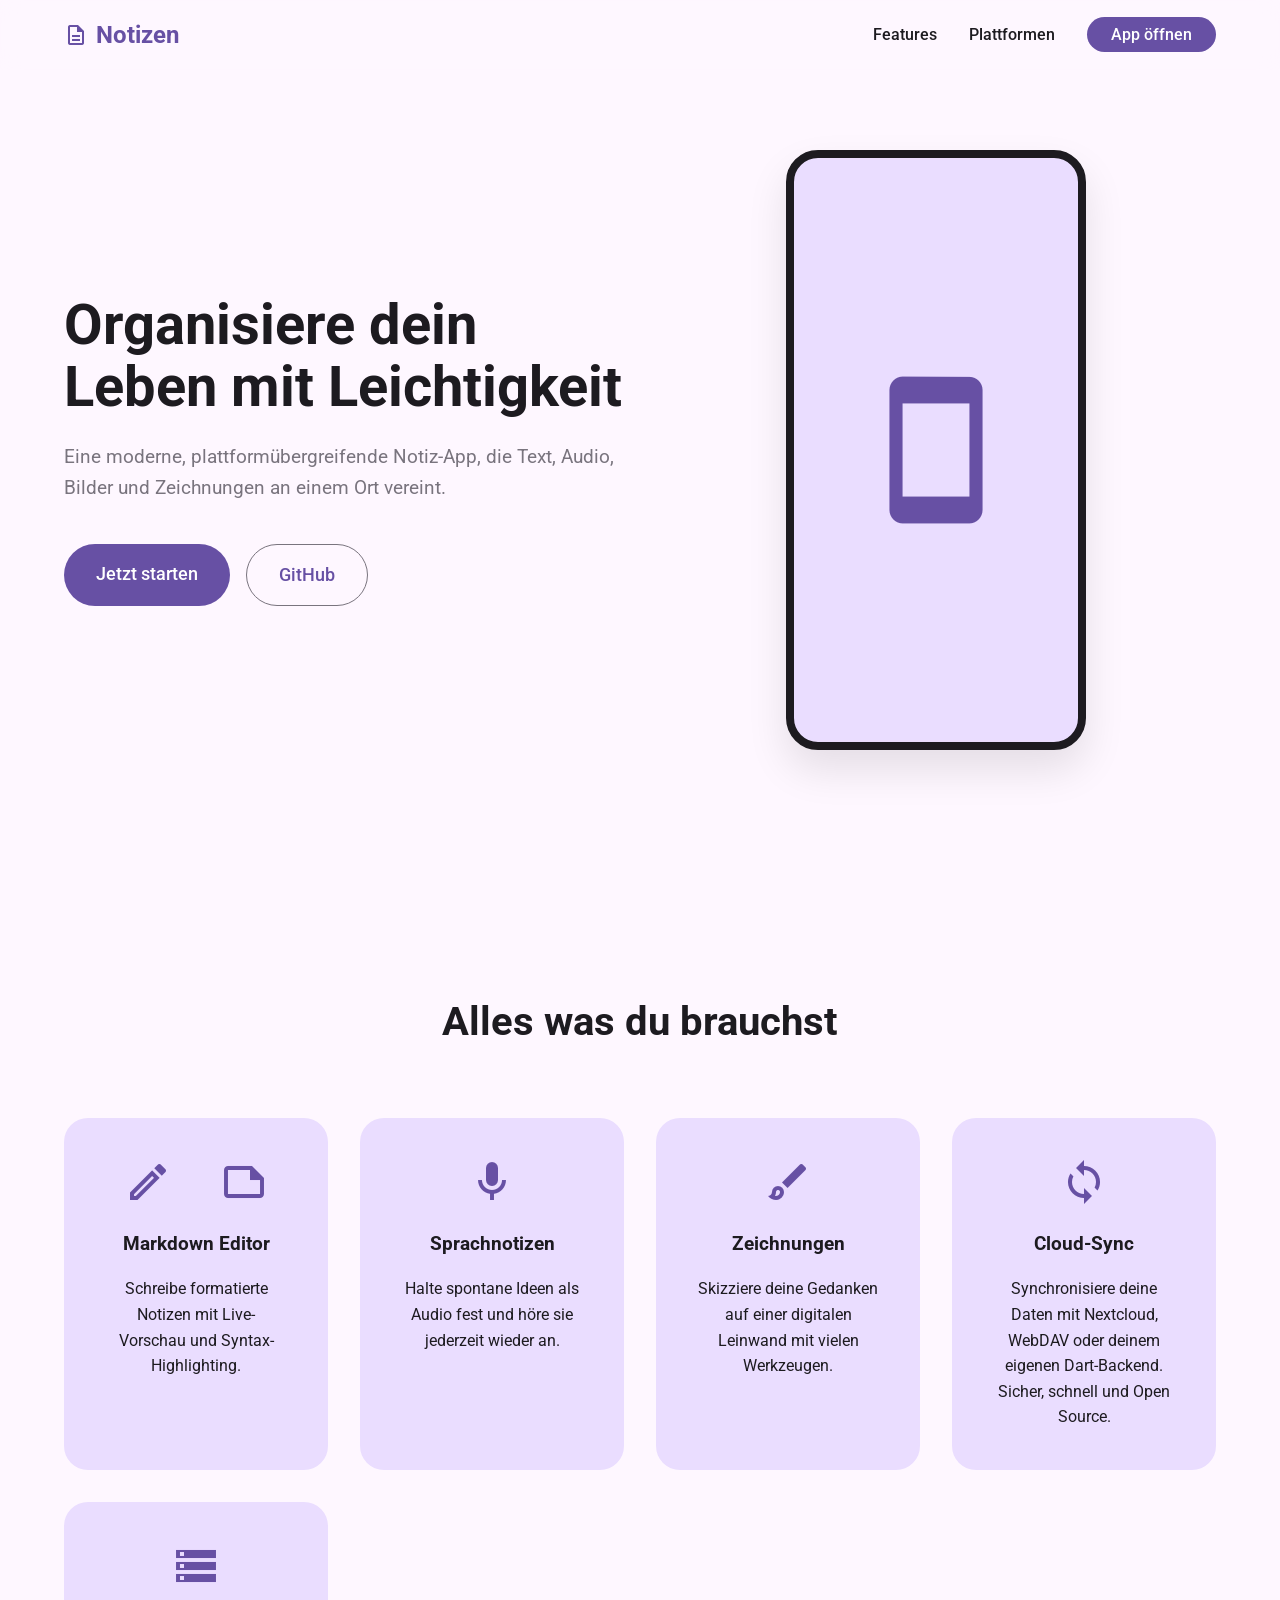
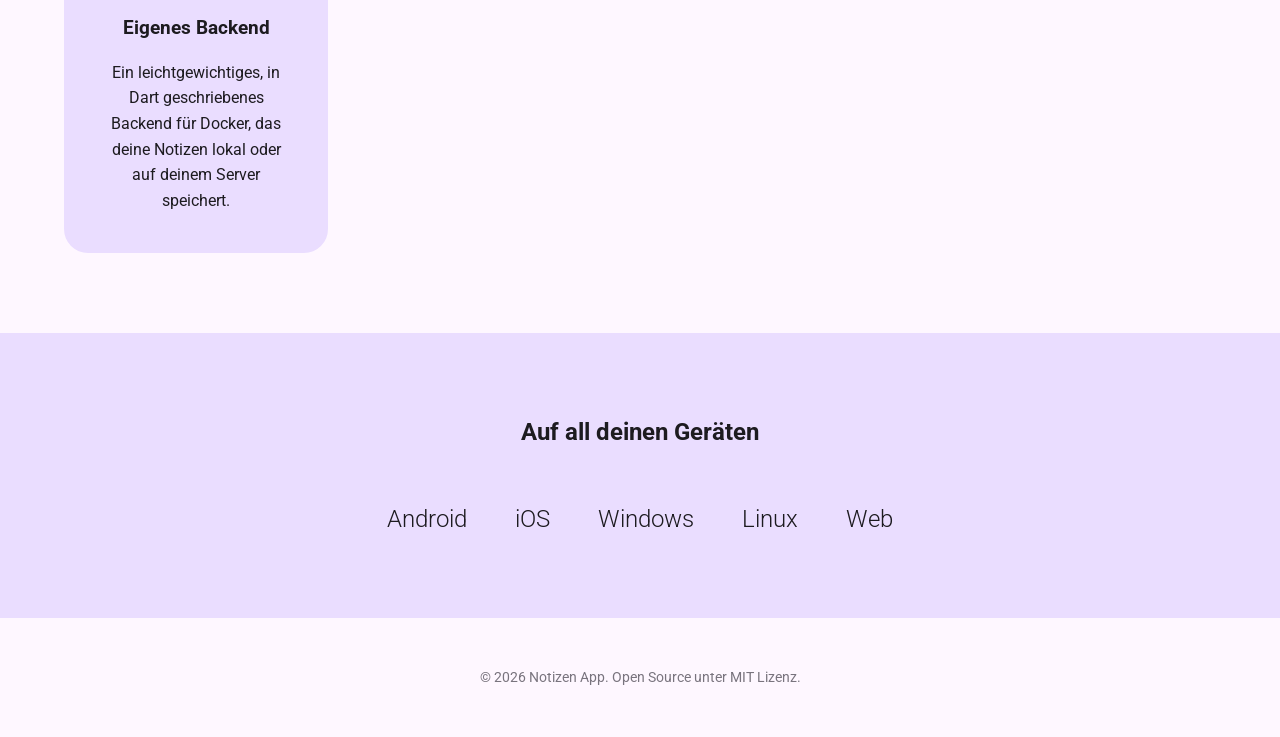
<file: homepage/index.html>
<!DOCTYPE html>
<html lang="de">
<head>
    <meta charset="UTF-8">
    <meta name="viewport" content="width=device-width, initial-scale=1.0">
    <title>Notizen App - Deine Gedanken, überall</title>
    <link rel="stylesheet" href="style.css">
    <link rel="stylesheet" href="https://fonts.googleapis.com/css2?family=Roboto:wght@300;400;500;700&display=swap">
    <link rel="stylesheet" href="https://fonts.googleapis.com/icon?family=Material+Icons+Outlined">
</head>
<body>
    <header>
        <nav>
            <div class="logo">
                <span class="material-icons-outlined">description</span>
                Notizen
            </div>
            <ul>
                <li><a href="#features">Features</a></li>
                <li><a href="#platforms">Plattformen</a></li>
                <li><a href="http://localhost:8080" class="btn-primary">App öffnen</a></li>
            </ul>
        </nav>
    </header>

    <main>
        <section class="hero">
            <div class="hero-content">
                <h1>Organisiere dein Leben mit Leichtigkeit</h1>
                <p>Eine moderne, plattformübergreifende Notiz-App, die Text, Audio, Bilder und Zeichnungen an einem Ort vereint.</p>
                <div class="hero-btns">
                    <a href="http://localhost:8080" class="btn-large">Jetzt starten</a>
                    <a href="https://github.com/KayBeckmann/Notizen" class="btn-outline">GitHub</a>
                </div>
            </div>
            <div class="hero-image">
                <div class="mockup">
                    <span class="material-icons-outlined">smartphone</span>
                </div>
            </div>
        </section>

        <section id="features" class="features">
            <h2>Alles was du brauchst</h2>
            <div class="feature-grid">
                <div class="feature-card">
                    <span class="material-icons-outlined">edit_note</span>
                    <h3>Markdown Editor</h3>
                    <p>Schreibe formatierte Notizen mit Live-Vorschau und Syntax-Highlighting.</p>
                </div>
                <div class="feature-card">
                    <span class="material-icons-outlined">mic</span>
                    <h3>Sprachnotizen</h3>
                    <p>Halte spontane Ideen als Audio fest und höre sie jederzeit wieder an.</p>
                </div>
                <div class="feature-card">
                    <span class="material-icons-outlined">brush</span>
                    <h3>Zeichnungen</h3>
                    <p>Skizziere deine Gedanken auf einer digitalen Leinwand mit vielen Werkzeugen.</p>
                </div>
                <div class="feature-card">
                    <span class="material-icons-outlined">sync</span>
                    <h3>Cloud-Sync</h3>
                    <p>Synchronisiere deine Daten mit Nextcloud, WebDAV oder deinem eigenen Dart-Backend. Sicher, schnell und Open Source.</p>
                </div>
                <div class="feature-card">
                    <span class="material-icons-outlined">storage</span>
                    <h3>Eigenes Backend</h3>
                    <p>Ein leichtgewichtiges, in Dart geschriebenes Backend für Docker, das deine Notizen lokal oder auf deinem Server speichert.</p>
                </div>
            </div>
        </section>

        <section id="platforms" class="platforms">
            <h2>Auf all deinen Geräten</h2>
            <div class="platform-list">
                <span>Android</span>
                <span>iOS</span>
                <span>Windows</span>
                <span>Linux</span>
                <span>Web</span>
            </div>
        </section>
    </main>

    <footer>
        <p>&copy; 2026 Notizen App. Open Source unter MIT Lizenz.</p>
    </footer>
</body>
</html>
</file>
<file: homepage/style.css>
:root {
    --primary: #6750a4;
    --on-primary: #ffffff;
    --primary-container: #eaddff;
    --on-primary-container: #21005d;
    --surface: #fef7ff;
    --on-surface: #1d1b20;
    --outline: #79747e;
    --transition: all 0.3s ease;
}

* {
    margin: 0;
    padding: 0;
    box-sizing: border-box;
}

body {
    font-family: 'Roboto', sans-serif;
    background-color: var(--surface);
    color: var(--on-surface);
    line-height: 1.6;
}

header {
    padding: 1rem 5%;
    background-color: rgba(254, 247, 255, 0.8);
    backdrop-filter: blur(10px);
    position: sticky;
    top: 0;
    z-index: 100;
}

nav {
    display: flex;
    justify-content: space-between;
    align-items: center;
}

.logo {
    display: flex;
    align-items: center;
    gap: 0.5rem;
    font-size: 1.5rem;
    font-weight: 700;
    color: var(--primary);
}

nav ul {
    display: flex;
    list-style: none;
    gap: 2rem;
    align-items: center;
}

nav a {
    text-decoration: none;
    color: var(--on-surface);
    font-weight: 500;
    transition: var(--transition);
}

nav a:hover {
    color: var(--primary);
}

.btn-primary {
    background-color: var(--primary);
    color: var(--on-primary) !important;
    padding: 0.5rem 1.5rem;
    border-radius: 2rem;
}

.hero {
    padding: 5rem 5% 10rem;
    display: flex;
    align-items: center;
    justify-content: space-between;
    gap: 2rem;
    overflow: hidden;
}

.hero-content {
    flex: 1;
    max-width: 600px;
}

.hero h1 {
    font-size: 3.5rem;
    line-height: 1.1;
    margin-bottom: 1.5rem;
    color: var(--on-surface);
}

.hero p {
    font-size: 1.2rem;
    color: var(--outline);
    margin-bottom: 2.5rem;
}

.hero-btns {
    display: flex;
    gap: 1rem;
}

.btn-large {
    background-color: var(--primary);
    color: var(--on-primary);
    text-decoration: none;
    padding: 1rem 2rem;
    border-radius: 2rem;
    font-weight: 500;
    font-size: 1.1rem;
    transition: var(--transition);
}

.btn-large:hover {
    box-shadow: 0 4px 12px rgba(103, 80, 164, 0.3);
}

.btn-outline {
    border: 1px solid var(--outline);
    color: var(--primary);
    text-decoration: none;
    padding: 1rem 2rem;
    border-radius: 2rem;
    font-weight: 500;
    font-size: 1.1rem;
    transition: var(--transition);
}

.btn-outline:hover {
    background-color: var(--primary-container);
}

.hero-image {
    flex: 1;
    display: flex;
    justify-content: center;
}

.mockup {
    width: 300px;
    height: 600px;
    background-color: var(--primary-container);
    border-radius: 2rem;
    display: flex;
    align-items: center;
    justify-content: center;
    border: 8px solid var(--on-surface);
    box-shadow: 0 20px 40px rgba(0,0,0,0.1);
}

.mockup span {
    font-size: 10rem;
    color: var(--primary);
}

.features {
    padding: 5rem 5%;
    text-align: center;
}

.features h2 {
    font-size: 2.5rem;
    margin-bottom: 4rem;
}

.feature-grid {
    display: grid;
    grid-template-columns: repeat(auto-fit, minmax(250px, 1fr));
    gap: 2rem;
}

.feature-card {
    background-color: var(--primary-container);
    padding: 2.5rem;
    border-radius: 1.5rem;
    transition: var(--transition);
}

.feature-card:hover {
    transform: translateY(-10px);
}

.feature-card span {
    font-size: 3rem;
    color: var(--primary);
    margin-bottom: 1.5rem;
}

.feature-card h3 {
    margin-bottom: 1rem;
}

.platforms {
    padding: 5rem 5%;
    text-align: center;
    background-color: var(--primary-container);
}

.platforms h2 {
    margin-bottom: 3rem;
}

.platform-list {
    display: flex;
    justify-content: center;
    gap: 3rem;
    flex-wrap: wrap;
    font-size: 1.5rem;
    font-weight: 300;
}

footer {
    padding: 3rem 5%;
    text-align: center;
    color: var(--outline);
    font-size: 0.9rem;
}

@media (max-width: 900px) {
    .hero {
        flex-direction: column;
        text-align: center;
        padding-bottom: 5rem;
    }
    .hero-btns {
        justify-content: center;
    }
    .hero h1 {
        font-size: 2.5rem;
    }
}
</file>
